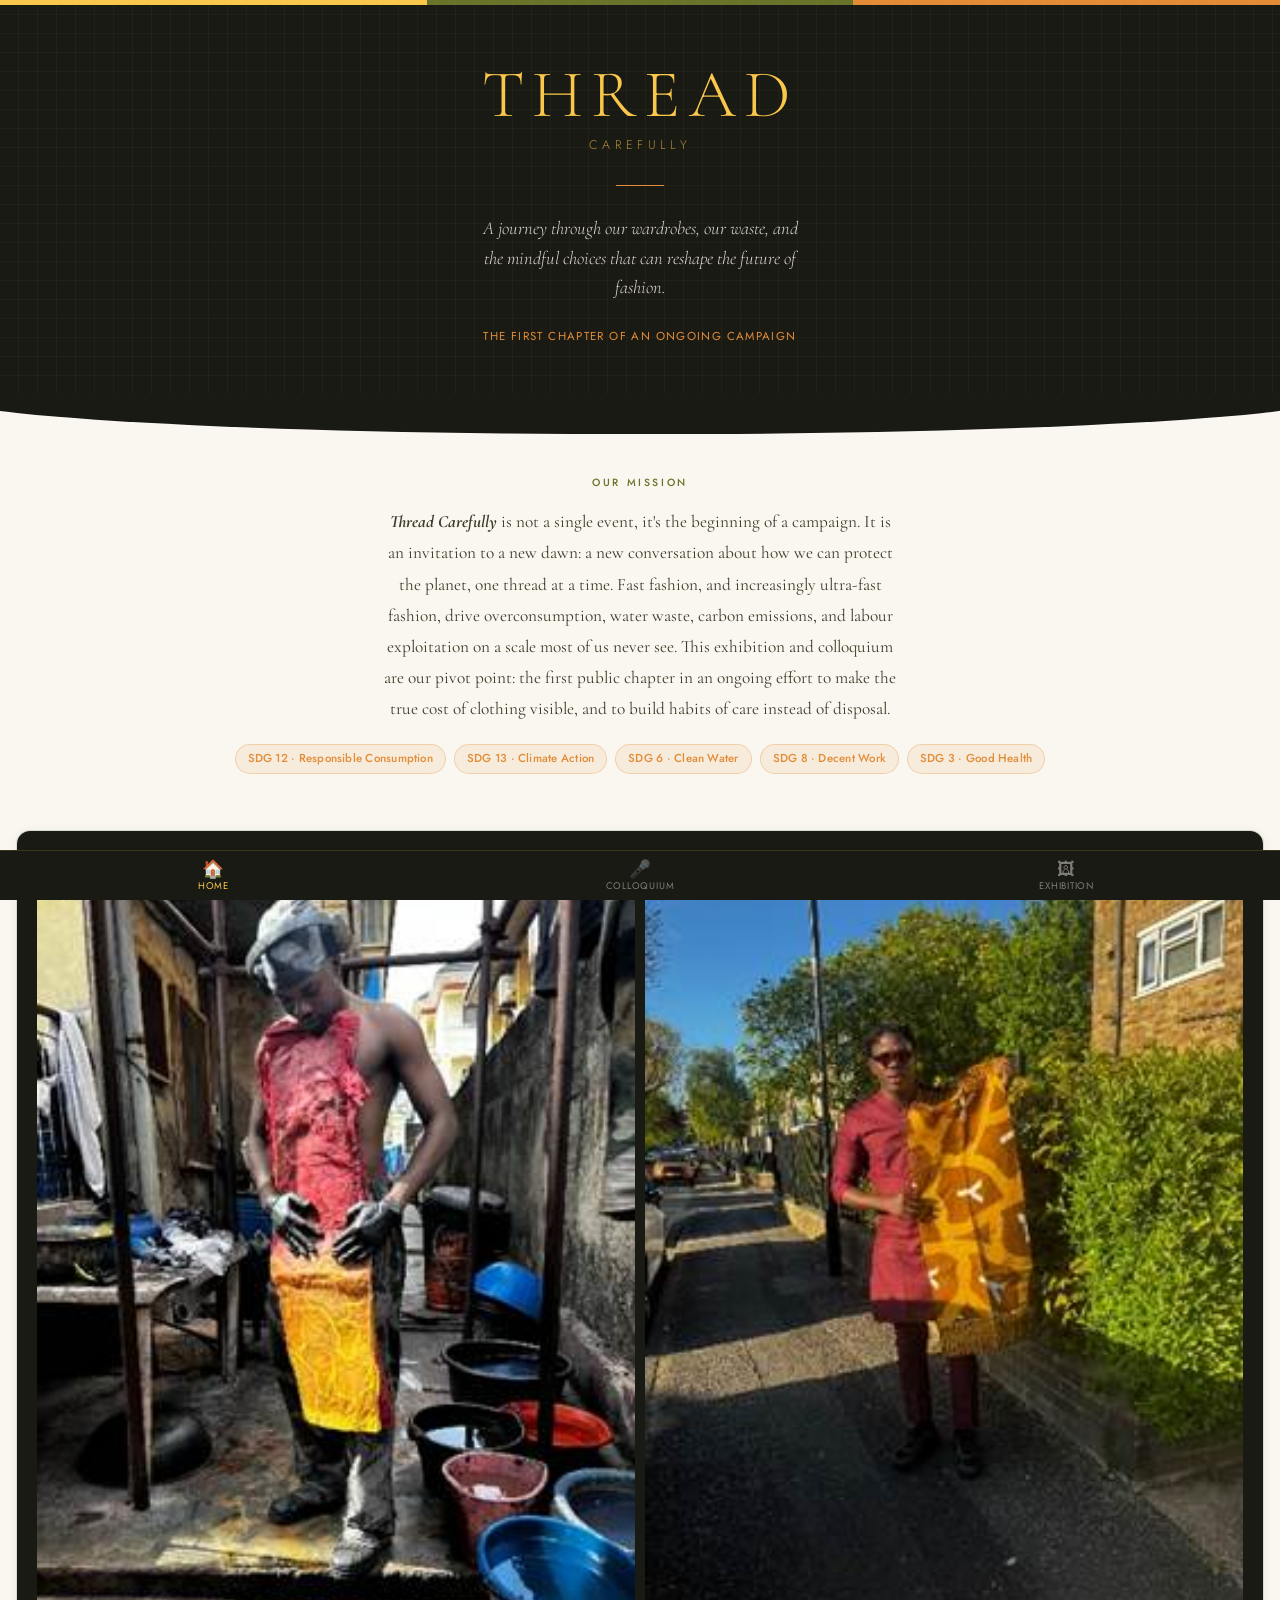
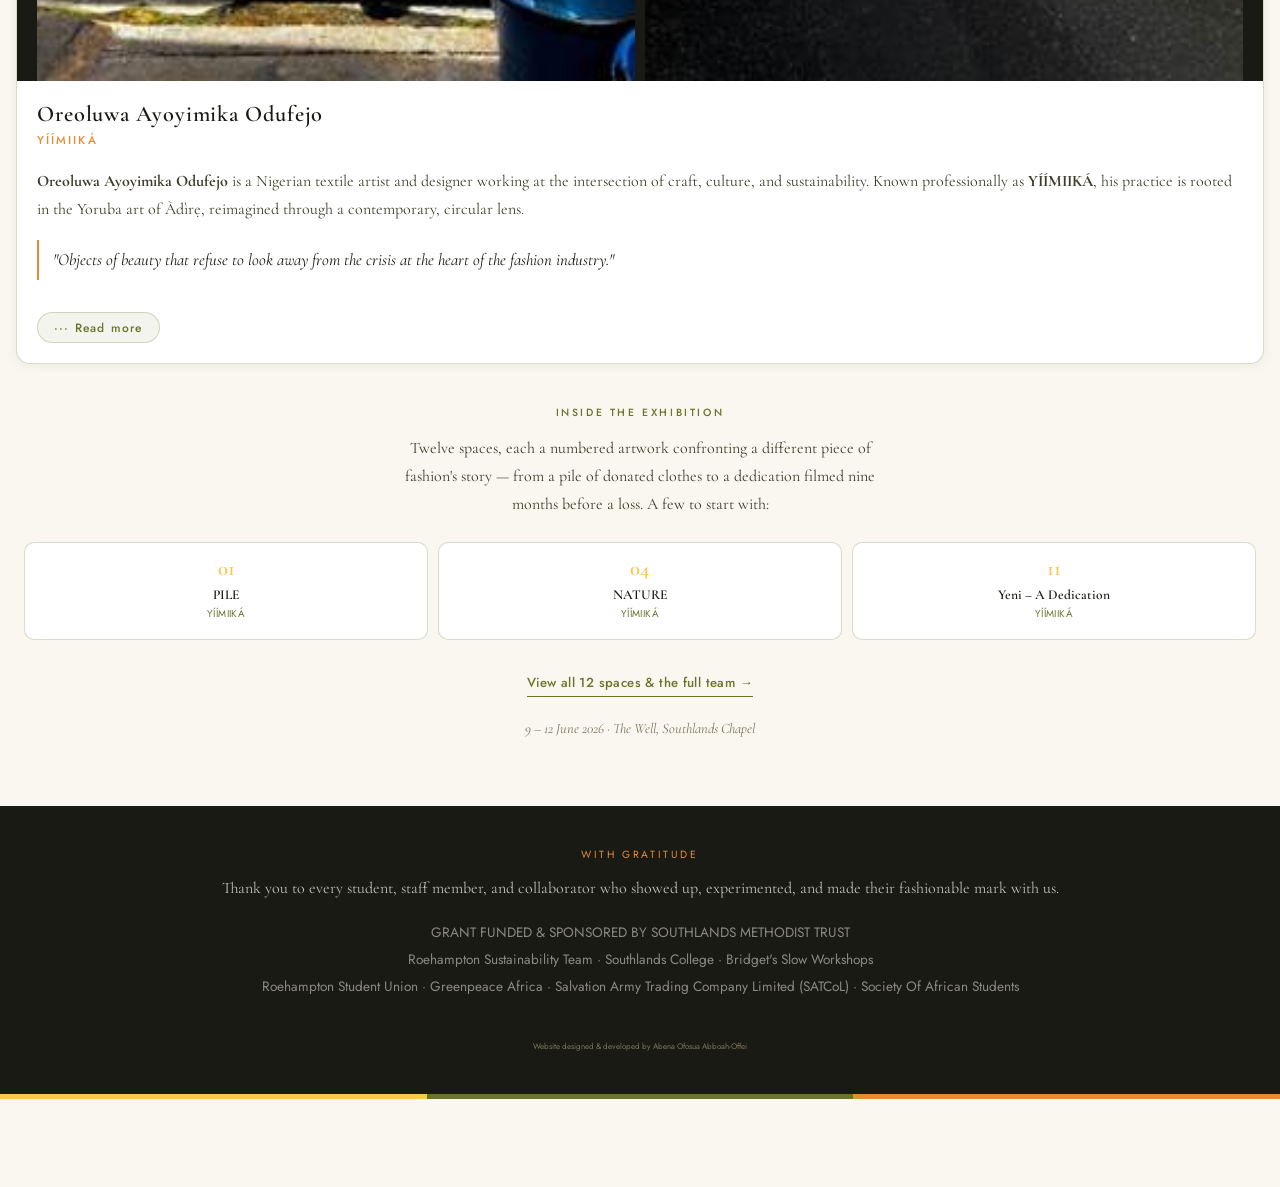
<file: index.html>
<!DOCTYPE html>
<html lang="en">
<head>
<meta charset="UTF-8">
<meta name="viewport" content="width=device-width, initial-scale=1.0">
<title>Thread Carefully — Thread Carefully</title>
<!-- Google tag (gtag.js) -->
<script async src="https://www.googletagmanager.com/gtag/js?id=G-LPKM51WW64"></script>
<script>
  window.dataLayer = window.dataLayer || [];
  function gtag(){dataLayer.push(arguments);}
  gtag('js', new Date());
  gtag('config', 'G-LPKM51WW64');
</script>
<link href="https://fonts.googleapis.com/css2?family=Cormorant+Garamond:ital,wght@0,300;0,400;0,600;1,300;1,400&family=Jost:wght@300;400;500&display=swap" rel="stylesheet">
<link rel="stylesheet" href="styles.css">
</head>
<body>
<div class="color-bar"><span></span><span></span><span></span></div>

<section class="hero">
  <div class="hero-wordmark">Thread</div>
  <div class="hero-sub">Carefully</div>
  <div class="hero-divider"></div>
  <p class="hero-tagline">A journey through our wardrobes, our waste, and the mindful choices that can reshape the future of fashion.</p>
  <p class="hero-kicker">The first chapter of an ongoing campaign</p>
</section>

<div class="wave"></div>

<section class="mission">
  <span class="mission-label">Our Mission</span>
  <p class="mission-text"><strong><em>Thread Carefully</em></strong> is not a single event, it's the beginning 
    of a campaign. It is an invitation to a new dawn: a new conversation about how we can protect the
     planet, one thread at a time. Fast fashion, and increasingly ultra-fast fashion, drive 
     overconsumption, water waste, carbon emissions, and labour exploitation on a scale most of us 
     never see. This exhibition and colloquium are our pivot point: the first public chapter in an 
     ongoing effort to make the true cost of clothing visible, and to build habits of care instead of 
     disposal.</p>
  <div class="sdg-pills">
    <span class="sdg-pill">SDG 12 · Responsible Consumption</span>
    <span class="sdg-pill">SDG 13 · Climate Action</span>
    <span class="sdg-pill">SDG 6 · Clean Water</span>
    <span class="sdg-pill">SDG 8 · Decent Work</span>
    <span class="sdg-pill">SDG 3 · Good Health</span>
  </div>
</section>

<div class="bio-section">
  <div class="bio-card">
    <div class="bio-card-top">
      <span class="bio-section-label">About the Artist</span>
      <div class="bio-photos">
        <img src="images/bio-photo-1.png" alt="Yíímiiká at work in the dye studio">
        <img src="images/bio-photo-2.png" alt="Yíímiiká with the Y Collection fabric">
      </div>
    </div>
    <div class="bio-card-body">
      <div class="bio-name">Oreoluwa Ayoyimika Odufejo</div>
      <span class="bio-handle">YÍÍMIIKÁ</span>
      <div class="bio-preview">
        <strong>Oreoluwa Ayoyimika Odufejo</strong> is a Nigerian textile artist and designer working at 
        the intersection of craft, culture, and sustainability. Known professionally 
        as <strong>YÍÍMIIKÁ</strong>, his practice is rooted in the Yoruba art of Àdìrẹ, reimagined 
        through a contemporary, circular lens.
      </div>
      <div class="bio-pull">"Objects of beauty that refuse to look away from the crisis at the heart of the fashion industry."</div>
      <div class="bio-full" id="bio-full">
        <p>His work asks urgent questions about what we consume, what we discard, and what we inherit. 
          Through hand-dyeing, batik wax resist, natural pigments, and recovered materials, he creates 
          textiles that carry both personal and political weight.</p>
        <p><em>Thread Carefully</em> is his most ambitious exhibition to date. A gathering of works that 
          span frustration and hope, tradition and innovation, grief and celebration. 
          It is an invitation not just to look, but to feel the weight of a thread and ask: 
          <em>who made this, and at what cost?</em></p>
        <p>Yíímiiká is currently based in London, where he continues to develop his practice at the 
          intersection of textile art, cultural heritage, and sustainable fashion.</p>
      </div>
      <button class="bio-toggle" id="bio-toggle">
        <span id="bio-toggle-text">··· Read more</span>
      </button>
    </div>
  </div>
</div>

<section class="teaser">
  <span class="section-label-alt">Inside the Exhibition</span>
  <p class="teaser-text">Twelve spaces, each a numbered artwork confronting a different piece of fashion's story — from a pile of donated clothes to a dedication filmed nine months before a loss. A few to start with:</p>
  <div class="teaser-grid">
    <a class="teaser-card" href="exhibition.html">
      <span class="teaser-num">01</span>
      <span class="teaser-title">PILE</span>
      <span class="teaser-artist">Yíímiiká</span>
    </a>
    <a class="teaser-card" href="exhibition.html">
      <span class="teaser-num">04</span>
      <span class="teaser-title">NATURE</span>
      <span class="teaser-artist">Yíímiiká</span>
    </a>
    <a class="teaser-card" href="exhibition.html">
      <span class="teaser-num">11</span>
      <span class="teaser-title">Yeni – A Dedication</span>
      <span class="teaser-artist">Yíímiiká</span>
    </a>
  </div>
  <a class="teaser-cta" href="exhibition.html">View all 12 spaces &amp; the full team →</a>
  <p class="teaser-event">9 – 12 June 2026 · The Well, Southlands Chapel</p>
</section>

<footer class="thanks">
  <span class="thanks-label">With gratitude</span>
  <p>Thank you to every student, staff member, and collaborator who showed up, experimented, and made their fashionable mark with us.</p>
  <div class="thanks-names">
    GRANT FUNDED & SPONSORED BY SOUTHLANDS METHODIST TRUST<br>
    Roehampton Sustainability Team · Southlands College · Bridget's Slow Workshops<br>
    Roehampton Student Union · Greenpeace Africa · Salvation Army Trading Company Limited (SATCoL) · Society Of African Students
  </div>

  <div class="site-credit">Website designed &amp; developed by Abena Ofosua Abboah-Offei</div>

</footer>

<!-- <div class="site-credit">Website designed &amp; developed by Abena Ofosua Abboah-Offei</div> -->

<div class="color-bar"><span></span><span></span><span></span></div>
<nav class="bottom-nav">
  <a href="index.html" class="nav-item active"><span class="nav-icon">🏠</span><span class="nav-label">Home</span></a>
  <a href="colloquium.html" class="nav-item"><span class="nav-icon">🎤</span><span class="nav-label">Colloquium</span></a>
  <!-- <a href="workshop.html" class="nav-item"><span class="nav-icon">🧵</span><span class="nav-label">Workshop</span></a> -->
  <!-- <a href="satcol.html" class="nav-item"><span class="nav-icon">♻️</span><span class="nav-label">SATCoL</span></a> -->
  <a href="exhibition.html" class="nav-item"><span class="nav-icon">🖼</span><span class="nav-label">Exhibition</span></a>
  </nav>
<script src="script.js"></script>
</body>
</html>
</file>
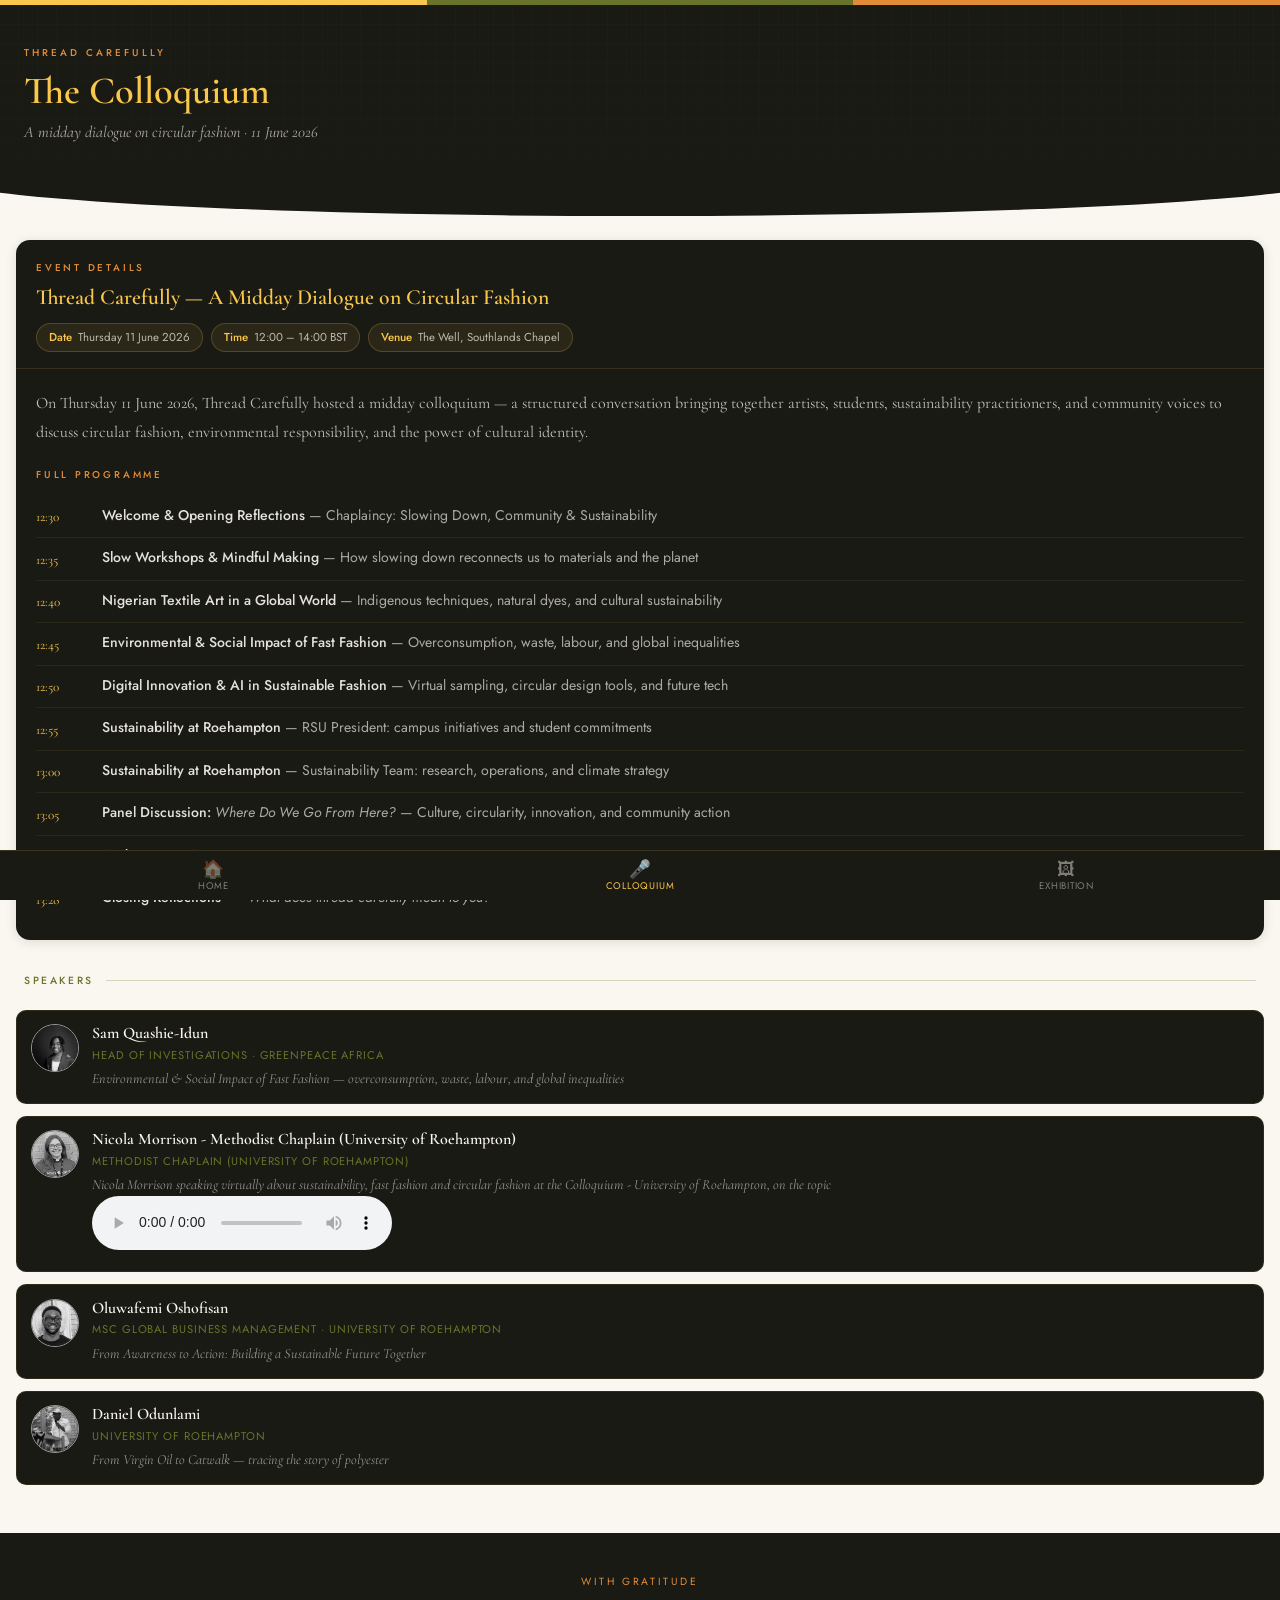
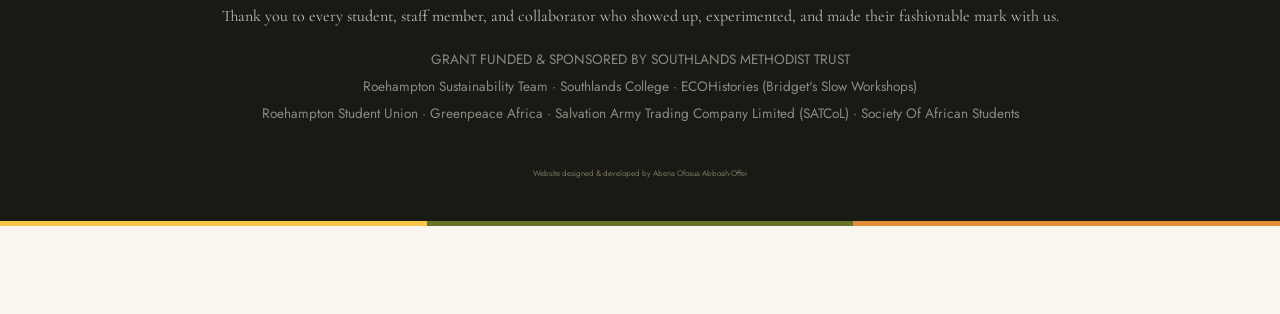
<file: colloquium.html>
<!DOCTYPE html>
<html lang="en">
<head>
<meta charset="UTF-8">
<meta name="viewport" content="width=device-width, initial-scale=1.0">
<title>The Colloquium — Thread Carefully</title>
<!-- Google tag (gtag.js) -->
<script async src="https://www.googletagmanager.com/gtag/js?id=G-LPKM51WW64"></script>
<script>
  window.dataLayer = window.dataLayer || [];
  function gtag(){dataLayer.push(arguments);}
  gtag('js', new Date());
  gtag('config', 'G-LPKM51WW64');
</script>
<link href="https://fonts.googleapis.com/css2?family=Cormorant+Garamond:ital,wght@0,300;0,400;0,600;1,300;1,400&family=Jost:wght@300;400;500&display=swap" rel="stylesheet">
<link rel="stylesheet" href="styles.css">
</head>
<body>
<div class="color-bar"><span></span><span></span><span></span></div>
<div class="page-header">
  <span class="page-header-label">Thread Carefully</span>
  <div class="page-header-title">The Colloquium</div>
  <div class="page-header-sub">A midday dialogue on circular fashion · 11 June 2026</div>
</div>
<div class="wave"></div>

<div class="colloq-section">
  <div class="colloq-card">
    <div class="colloq-header">
      <span class="colloq-label">Event Details</span>
      <div class="colloq-title">Thread Carefully — A Midday Dialogue on Circular Fashion</div>
      <div class="colloq-pills">
        <div class="colloq-pill"><strong>Date</strong> &nbsp;Thursday 11 June 2026</div>
        <div class="colloq-pill"><strong>Time</strong> &nbsp;12:00 – 14:00 BST</div>
        <div class="colloq-pill"><strong>Venue</strong> &nbsp;The Well, Southlands Chapel</div>
      </div>
    </div>
    <div class="colloq-body">
      <p class="colloq-body-text">On Thursday 11 June 2026, Thread Carefully hosted a midday colloquium — a structured conversation bringing together artists, students, sustainability practitioners, and community voices to discuss circular fashion, environmental responsibility, and the power of cultural identity.</p>
      <span class="dark-label">Full Programme</span>
      <ul class="prog-list">
        <li><span class="prog-time">12:30</span><span class="prog-desc"><strong>Welcome &amp; Opening Reflections</strong> — Chaplaincy: Slowing Down, Community &amp; Sustainability</span></li>
        <li><span class="prog-time">12:35</span><span class="prog-desc"><strong>Slow Workshops &amp; Mindful Making</strong> — How slowing down reconnects us to materials and the planet</span></li>
        <li><span class="prog-time">12:40</span><span class="prog-desc"><strong>Nigerian Textile Art in a Global World</strong> — Indigenous techniques, natural dyes, and cultural sustainability</span></li>
        <li><span class="prog-time">12:45</span><span class="prog-desc"><strong>Environmental &amp; Social Impact of Fast Fashion</strong> — Overconsumption, waste, labour, and global inequalities</span></li>
        <li><span class="prog-time">12:50</span><span class="prog-desc"><strong>Digital Innovation &amp; AI in Sustainable Fashion</strong> — Virtual sampling, circular design tools, and future tech</span></li>
        <li><span class="prog-time">12:55</span><span class="prog-desc"><strong>Sustainability at Roehampton</strong> — RSU President: campus initiatives and student commitments</span></li>
        <li><span class="prog-time">13:00</span><span class="prog-desc"><strong>Sustainability at Roehampton</strong> — Sustainability Team: research, operations, and climate strategy</span></li>
        <li><span class="prog-time">13:05</span><span class="prog-desc"><strong>Panel Discussion:</strong> <em>Where Do We Go From Here?</em> — Culture, circularity, innovation, and community action</span></li>
        <li><span class="prog-time">13:25</span><span class="prog-desc"><strong>Audience Q&amp;A</strong></span></li>
        <li><span class="prog-time">13:28</span><span class="prog-desc"><strong>Closing Reflections</strong> — <em>"What does thread carefully mean to you?"</em></span></li>
      </ul>
    </div>
  </div>
</div>

<div class="section-label"><span>Speakers</span></div>
<div class="speakers-list">
  <div class="speaker-card">
    <img src="images/speaker-sam-quashie-idun.jpg" alt="Sam Quashie-Idun">
    <div><div class="speaker-name">Sam Quashie-Idun</div>
    <div class="speaker-role">Head of Investigations · Greenpeace Africa</div>
    <div class="speaker-topic">Environmental &amp; Social Impact of Fast Fashion — 
      overconsumption, waste, labour, and global inequalities</div></div>
  </div>
  <div class="speaker-card">
    <img src="images/speaker-nicola-morrison.png" alt="Nicola Morrison">
    <div><div class="speaker-name">Nicola Morrison - Methodist Chaplain (University of Roehampton)</div>
    <div class="speaker-role">Methodist Chaplain (University of Roehampton)</div>
    <div class="speaker-topic">Nicola Morrison speaking virtually about sustainability, fast fashion 
      and circular fashion at the Colloquium - University of Roehampton, on the topic</div>
    <audio controls>
      <source src="audio/nicola_audio.mp4" type="audio/mpeg">
      Your browser does not support the audio element.
    Click <a href="audio/nicola_audio.mp4">here</a> to download the audio.
    </audio>
  </div>
  </div>
  <div class="speaker-card">
    <img src="images/Femi.jpg" alt="Oluwafemi Oshofisan">
    <!-- <div class="speaker-avatar">O</div> -->
    <div><div class="speaker-name">Oluwafemi Oshofisan</div>
    <div class="speaker-role">MSc Global Business Management · University of Roehampton</div>
    <div class="speaker-topic">From Awareness to Action: Building a Sustainable Future Together</div>
  </div>
  </div>
  <div class="speaker-card">
    <img src="images/Odunlami.jpg" alt="Daniel Odunlami">
    <!-- <div class="speaker-avatar">D</div> -->
    <div><div class="speaker-name">Daniel Odunlami</div><div class="speaker-role">University of Roehampton</div><div class="speaker-topic">From Virgin Oil to Catwalk — tracing the story of polyester</div></div>
  </div>
</div>
<footer class="thanks">
  <span class="thanks-label">With gratitude</span>
  <p>Thank you to every student, staff member, and collaborator who showed up, experimented, and made their fashionable mark with us.</p>
  <div class="thanks-names">GRANT FUNDED & SPONSORED BY SOUTHLANDS METHODIST TRUST<br>Roehampton Sustainability Team · Southlands College · ECOHistories (Bridget's Slow Workshops)<br>Roehampton Student Union · Greenpeace Africa · Salvation Army Trading Company Limited (SATCoL) · Society Of African Students</div>

 <div class="site-credit">Website designed &amp; developed by Abena Ofosua Abboah-Offei</div>
</footer>
<div class="color-bar"><span></span><span></span><span></span></div>
<nav class="bottom-nav">
  <a href="index.html" class="nav-item"><span class="nav-icon">🏠</span><span class="nav-label">Home</span></a>
  <a href="colloquium.html" class="nav-item active"><span class="nav-icon">🎤</span><span class="nav-label">Colloquium</span></a>
  <!-- <a href="workshop.html" class="nav-item"><span class="nav-icon">🧵</span><span class="nav-label">Workshop</span></a> -->
  <!-- <a href="satcol.html" class="nav-item"><span class="nav-icon">♻️</span><span class="nav-label">SATCoL</span></a> -->
  <a href="exhibition.html" class="nav-item"><span class="nav-icon">🖼</span><span class="nav-label">Exhibition</span></a>
  </nav>
<script src="script.js"></script>
</body>
</html>
</file>
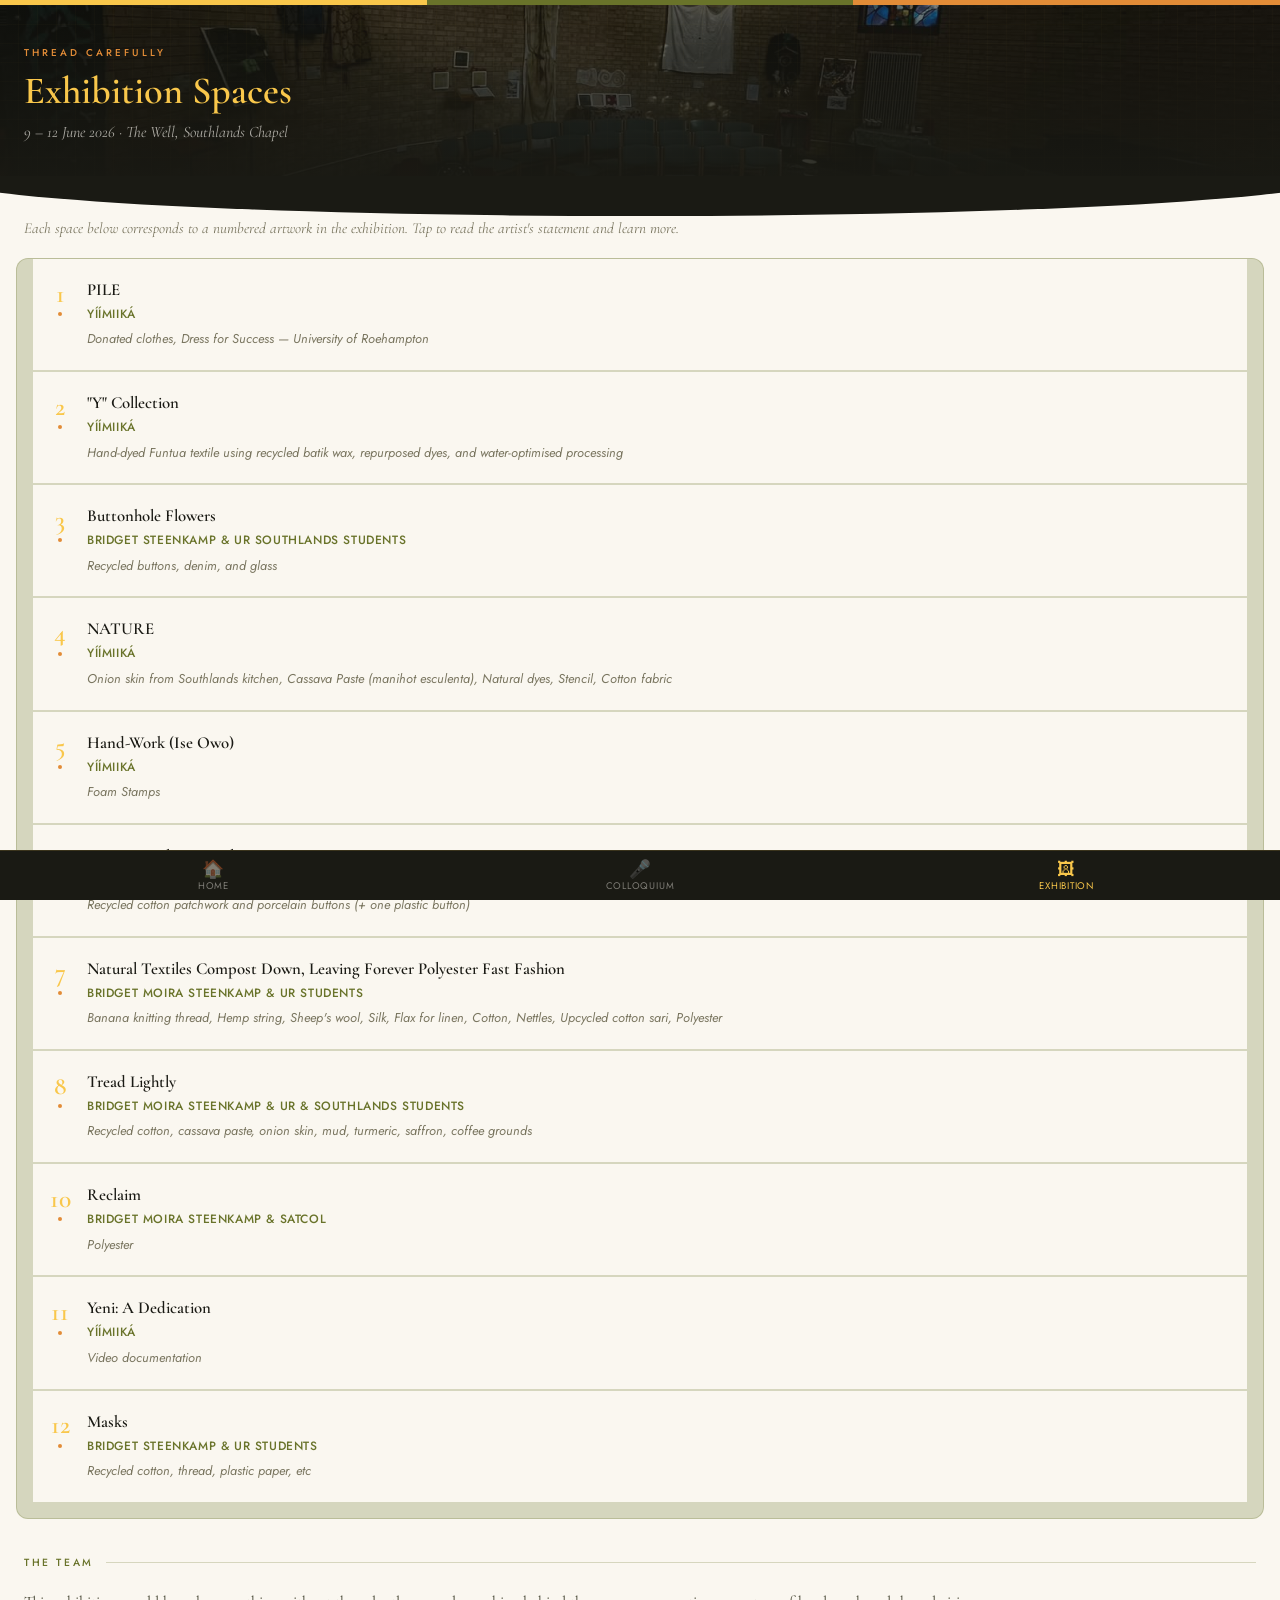
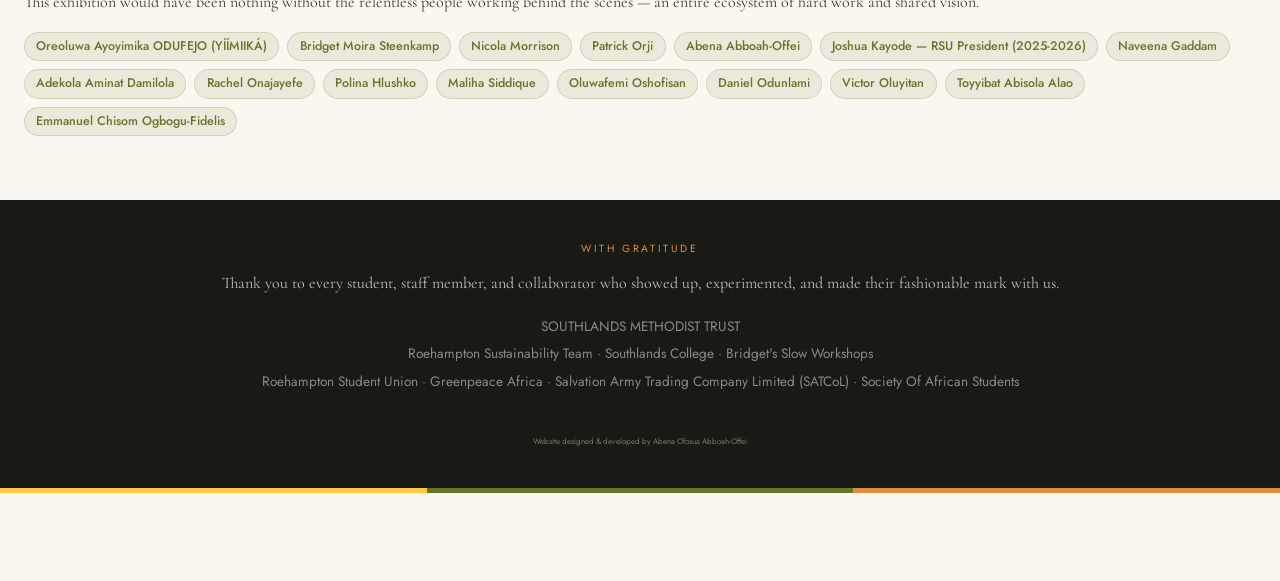
<file: exhibition.html>
<!DOCTYPE html>
<html lang="en">
<head>
<meta charset="UTF-8">
<meta name="viewport" content="width=device-width, initial-scale=1.0">
<title>Exhibition Spaces — Thread Carefully</title>
<!-- Google tag (gtag.js) -->
<script async src="https://www.googletagmanager.com/gtag/js?id=G-LPKM51WW64"></script>
<script>
  window.dataLayer = window.dataLayer || [];
  function gtag(){dataLayer.push(arguments);}
  gtag('js', new Date());
  gtag('config', 'G-LPKM51WW64');
</script>
<link href="https://fonts.googleapis.com/css2?family=Cormorant+Garamond:ital,wght@0,300;0,400;0,600;1,300;1,400&family=Jost:wght@300;400;500&display=swap" rel="stylesheet">
<link rel="stylesheet" href="styles.css">
</head>
<body>
<div class="color-bar"><span></span><span></span><span></span></div>
<div class="page-header">
  <span class="page-header-label">Thread Carefully</span>
  <div class="page-header-title">Exhibition Spaces</div>
  <div class="page-header-sub">9 – 12 June 2026 · The Well, Southlands Chapel</div>
  <img class="page-header-bg" src="images/the-well.jpg" alt="The Well, Southlands Chapel">
</div>
<div class="wave"></div>

<p class="signpost">Each space below corresponds to a numbered artwork in the exhibition. Tap to read the artist's statement and learn more.</p>

<div class="spaces" id="spaces-list"></div>

<br>

<div class="section-label"><span>The Team</span></div>
<div class="team-section">
  <p class="team-text">This exhibition would have been nothing without the relentless people working behind the scenes — an entire ecosystem of hard work and shared vision.</p>
  <div class="handles">
    <span class="handle-pill">Oreoluwa Ayoyimika ODUFEJO (YÍÍMIIKÁ)</span>
    <span class="handle-pill">Bridget Moira Steenkamp</span>
    <span class="handle-pill">Nicola Morrison</span>
    <span class="handle-pill">Patrick Orji</span>
    <span class="handle-pill">Abena Abboah-Offei</span>
    <span class="handle-pill">Joshua Kayode — RSU President (2025-2026)</span>
    <span class="handle-pill">Naveena Gaddam</span>
    <span class="handle-pill">Adekola Aminat Damilola</span>
    <span class="handle-pill">Rachel Onajayefe</span>
    <span class="handle-pill">Polina Hlushko</span>
    <span class="handle-pill">Maliha Siddique</span>
    <span class="handle-pill">Oluwafemi Oshofisan</span>
    <span class="handle-pill">Daniel Odunlami</span>
    <span class="handle-pill">Victor Oluyitan</span>
    <span class="handle-pill">Toyyibat Abisola Alao</span>
    <span class="handle-pill">Emmanuel Chisom Ogbogu-Fidelis</span>
  </div>
</div>

<footer class="thanks">
  <span class="thanks-label">With gratitude</span>
  <p>Thank you to every student, staff member, and collaborator who showed up, experimented, and made their fashionable mark with us.</p>
  <div class="thanks-names">
    SOUTHLANDS METHODIST TRUST<br>
    Roehampton Sustainability Team · Southlands College · Bridget's Slow Workshops<br>
    Roehampton Student Union · Greenpeace Africa · Salvation Army Trading Company Limited (SATCoL) · Society Of African Students
  </div>

 <div class="site-credit">Website designed &amp; developed by Abena Ofosua Abboah-Offei</div>
</footer>
<div class="color-bar"><span></span><span></span><span></span></div>
<nav class="bottom-nav">
  <a href="index.html" class="nav-item"><span class="nav-icon">🏠</span><span class="nav-label">Home</span></a>
  <a href="colloquium.html" class="nav-item"><span class="nav-icon">🎤</span><span class="nav-label">Colloquium</span></a>
  <!-- <a href="workshop.html" class="nav-item"><span class="nav-icon">🧵</span><span class="nav-label">Workshop</span></a> -->
  <!-- <a href="satcol.html" class="nav-item"><span class="nav-icon">♻️</span><span class="nav-label">SATCoL</span></a> -->
  <a href="exhibition.html" class="nav-item active"><span class="nav-icon">🖼</span><span class="nav-label">Exhibition</span></a>
  </nav>
<div class="overlay" id="overlay" role="dialog" aria-modal="true">
  <div class="sheet" id="sheet">
    <div class="sheet-handle"></div>
    <button class="sheet-close" id="close-btn" aria-label="Close">✕</button>
    <div class="sheet-header">
      <div class="sheet-space-num" id="sheet-num"></div>
      <div class="sheet-title" id="sheet-title"></div>
      <div class="sheet-artist" id="sheet-artist"></div>
    </div>
    <div class="sheet-gallery" id="sheet-gallery"></div>
    <div class="sheet-meta" id="sheet-meta"></div>
    <div class="sheet-video" id="sheet-video"></div>
    <div class="sheet-desc" id="sheet-desc"></div>
  </div>
</div>
<div class="lightbox-overlay" id="lightbox-overlay">
  <button class="lightbox-close" id="lightbox-close" aria-label="Close">✕</button>
  <button class="lightbox-nav lightbox-prev" id="lightbox-prev" aria-label="Previous photo">‹</button>
  <div class="lightbox-stage" id="lightbox-stage"></div>
  <button class="lightbox-nav lightbox-next" id="lightbox-next" aria-label="Next photo">›</button>
</div>
<script src="script.js"></script>
</body>
</html>
</file>
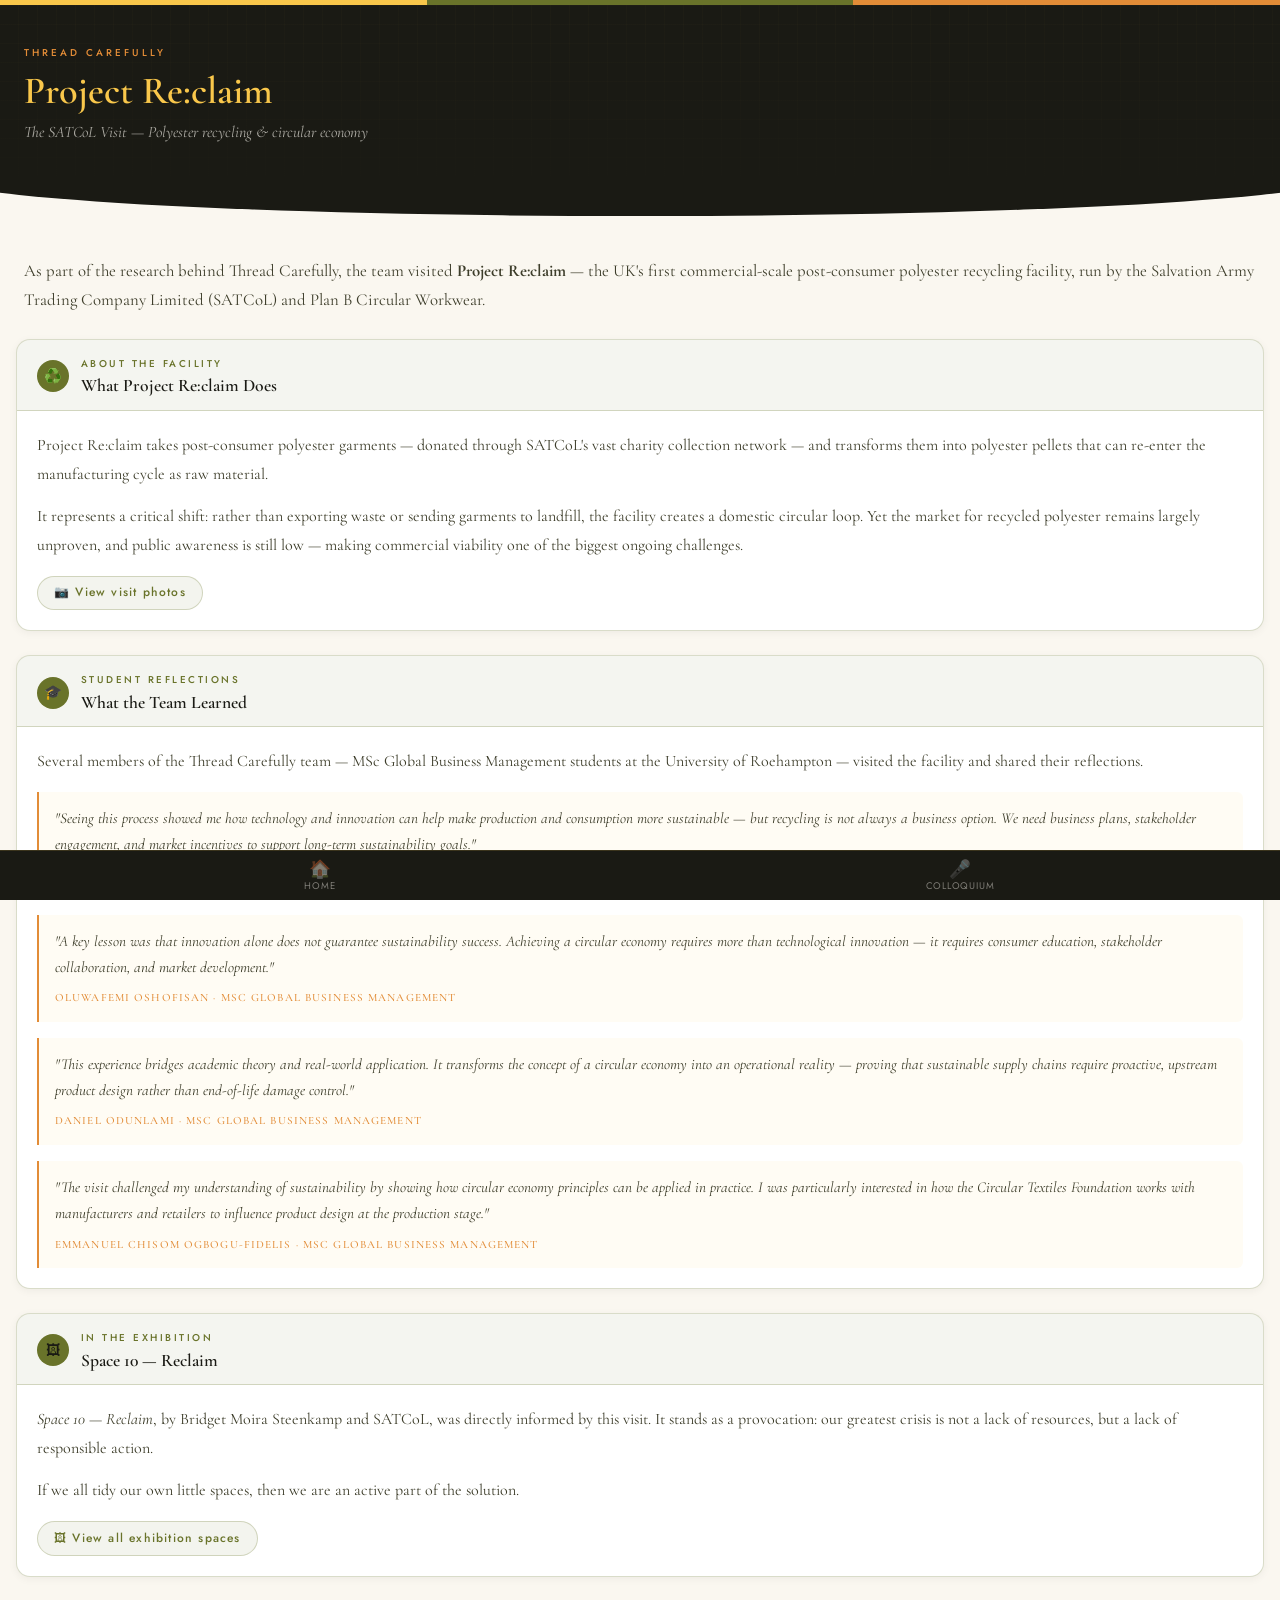
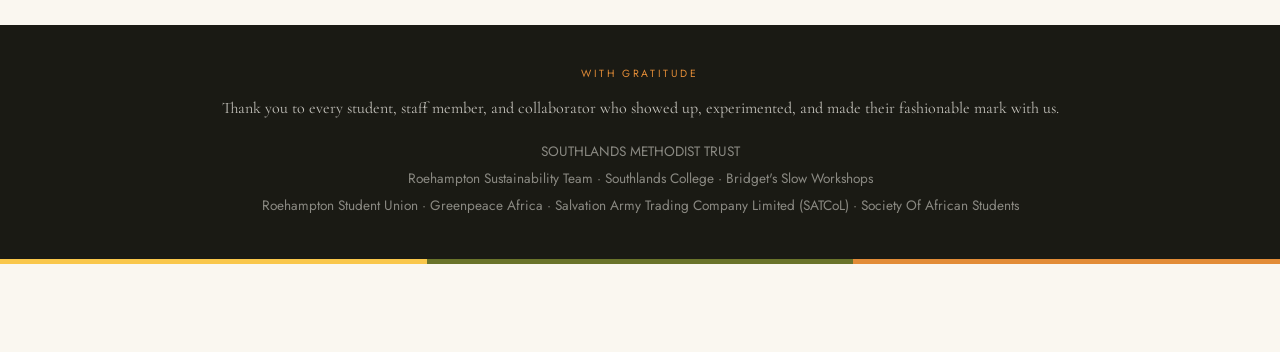
<file: satcol.html>
<!DOCTYPE html>
<html lang="en">
<head>
<meta charset="UTF-8">
<meta name="viewport" content="width=device-width, initial-scale=1.0">
<title>The SATCoL Visit — Thread Carefully</title>
<!-- Google tag (gtag.js) -->
<script async src="https://www.googletagmanager.com/gtag/js?id=G-LPKM51WW64"></script>
<script>
  window.dataLayer = window.dataLayer || [];
  function gtag(){dataLayer.push(arguments);}
  gtag('js', new Date());
  gtag('config', 'G-LPKM51WW64');
</script>
<link href="https://fonts.googleapis.com/css2?family=Cormorant+Garamond:ital,wght@0,300;0,400;0,600;1,300;1,400&family=Jost:wght@300;400;500&display=swap" rel="stylesheet">
<link rel="stylesheet" href="styles.css">
</head>
<body>
<div class="color-bar"><span></span><span></span><span></span></div>
<div class="page-header">
  <span class="page-header-label">Thread Carefully</span>
  <div class="page-header-title">Project Re:claim</div>
  <div class="page-header-sub">The SATCoL Visit — Polyester recycling &amp; circular economy</div>
</div>
<div class="wave"></div>

<section class="intro">
  <p>As part of the research behind Thread Carefully, the team visited <strong>Project Re:claim</strong> — the UK's first commercial-scale post-consumer polyester recycling facility, run by the Salvation Army Trading Company Limited (SATCoL) and Plan B Circular Workwear.</p>
</section>

<div class="info-card-section">
  <div class="info-card">
    <div class="info-card-header">
      <div class="info-card-icon">♻️</div>
      <div><div class="info-card-header-label">About the Facility</div><div class="info-card-header-title">What Project Re:claim Does</div></div>
    </div>
    <div class="info-card-body">
      <p>Project Re:claim takes post-consumer polyester garments — donated through SATCoL's vast charity collection network — and transforms them into polyester pellets that can re-enter the manufacturing cycle as raw material.</p>
      <p>It represents a critical shift: rather than exporting waste or sending garments to landfill, the facility creates a domestic circular loop. Yet the market for recycled polyester remains largely unproven, and public awareness is still low — making commercial viability one of the biggest ongoing challenges.</p>
      <a class="info-card-link" href="https://adobe.ly/4v6VhyP" target="_blank">📷 View visit photos</a>
    </div>
  </div>
</div>

<div class="info-card-section">
  <div class="info-card">
    <div class="info-card-header">
      <div class="info-card-icon">🎓</div>
      <div><div class="info-card-header-label">Student Reflections</div><div class="info-card-header-title">What the Team Learned</div></div>
    </div>
    <div class="info-card-body">
      <p>Several members of the Thread Carefully team — MSc Global Business Management students at the University of Roehampton — visited the facility and shared their reflections.</p>
      <div class="reflection">
        <div class="reflection-quote">"Seeing this process showed me how technology and innovation can help make production and consumption more sustainable — but recycling is not always a business option. We need business plans, stakeholder engagement, and market incentives to support long-term sustainability goals."</div>
        <div class="reflection-author">Toyyibat Abisola Alao · MSc Global Business Management</div>
      </div>
      <div class="reflection">
        <div class="reflection-quote">"A key lesson was that innovation alone does not guarantee sustainability success. Achieving a circular economy requires more than technological innovation — it requires consumer education, stakeholder collaboration, and market development."</div>
        <div class="reflection-author">Oluwafemi Oshofisan · MSc Global Business Management</div>
      </div>
      <div class="reflection">
        <div class="reflection-quote">"This experience bridges academic theory and real-world application. It transforms the concept of a circular economy into an operational reality — proving that sustainable supply chains require proactive, upstream product design rather than end-of-life damage control."</div>
        <div class="reflection-author">Daniel Odunlami · MSc Global Business Management</div>
      </div>
      <div class="reflection">
        <div class="reflection-quote">"The visit challenged my understanding of sustainability by showing how circular economy principles can be applied in practice. I was particularly interested in how the Circular Textiles Foundation works with manufacturers and retailers to influence product design at the production stage."</div>
        <div class="reflection-author">Emmanuel Chisom Ogbogu-Fidelis · MSc Global Business Management</div>
      </div>
    </div>
  </div>
</div>

<div class="info-card-section">
  <div class="info-card">
    <div class="info-card-header">
      <div class="info-card-icon">🖼</div>
      <div><div class="info-card-header-label">In the Exhibition</div><div class="info-card-header-title">Space 10 — Reclaim</div></div>
    </div>
    <div class="info-card-body">
      <p><em>Space 10 — Reclaim</em>, by Bridget Moira Steenkamp and SATCoL, was directly informed by this visit. It stands as a provocation: our greatest crisis is not a lack of resources, but a lack of responsible action.</p>
      <p>If we all tidy our own little spaces, then we are an active part of the solution.</p>
      <a class="info-card-link" href="exhibition.html">🖼 View all exhibition spaces</a>
    </div>
  </div>
</div>
<footer class="thanks">
  <span class="thanks-label">With gratitude</span>
  <p>Thank you to every student, staff member, and collaborator who showed up, experimented, and made their fashionable mark with us.</p>
  <div class="thanks-names">SOUTHLANDS METHODIST TRUST<br>Roehampton Sustainability Team · Southlands College · Bridget's Slow Workshops<br>Roehampton Student Union · Greenpeace Africa · Salvation Army Trading Company Limited (SATCoL) · Society Of African Students</div>
</footer>
<div class="color-bar"><span></span><span></span><span></span></div>
<nav class="bottom-nav">
  <a href="index.html" class="nav-item"><span class="nav-icon">🏠</span><span class="nav-label">Home</span></a>
  <a href="colloquium.html" class="nav-item"><span class="nav-icon">🎤</span><span class="nav-label">Colloquium</span></a>
  <!-- <a href="workshop.html" class="nav-item"><span class="nav-icon">🧵</span><span class="nav-label">Workshop</span></a>
  <a href="satcol.html" class="nav-item active"><span class="nav-icon">♻️</span><span class="nav-label">SATCoL</span></a>
  <a href="exhibition.html" class="nav-item"><span class="nav-icon">🖼</span><span class="nav-label">Exhibition</span></a> -->
  </nav>
<script src="script.js"></script>
</body>
</html>
</file>
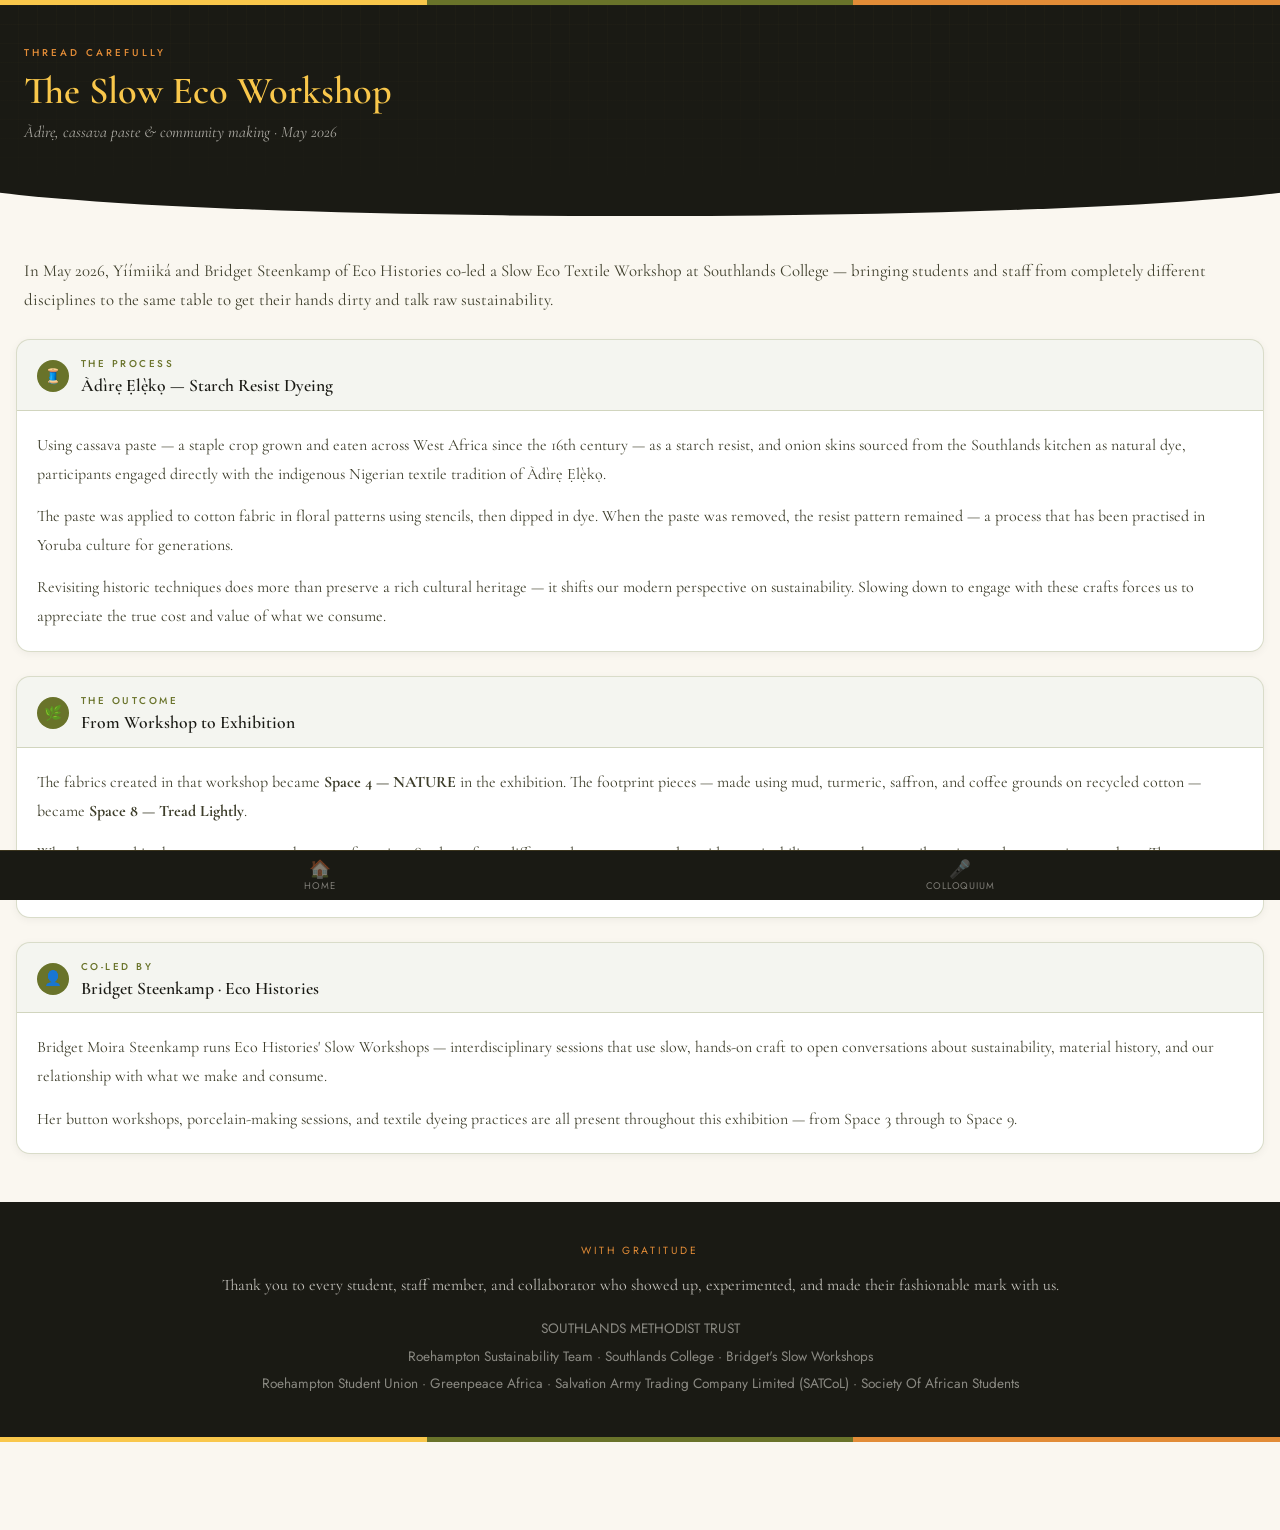
<file: workshop.html>
<!DOCTYPE html>
<html lang="en">
<head>
<meta charset="UTF-8">
<meta name="viewport" content="width=device-width, initial-scale=1.0">
<title>The Slow Eco Workshop — Thread Carefully</title>
<!-- Google tag (gtag.js) -->
<script async src="https://www.googletagmanager.com/gtag/js?id=G-LPKM51WW64"></script>
<script>
  window.dataLayer = window.dataLayer || [];
  function gtag(){dataLayer.push(arguments);}
  gtag('js', new Date());
  gtag('config', 'G-LPKM51WW64');
</script>
<link href="https://fonts.googleapis.com/css2?family=Cormorant+Garamond:ital,wght@0,300;0,400;0,600;1,300;1,400&family=Jost:wght@300;400;500&display=swap" rel="stylesheet">
<link rel="stylesheet" href="styles.css">
</head>
<body>
<div class="color-bar"><span></span><span></span><span></span></div>
<div class="page-header">
  <span class="page-header-label">Thread Carefully</span>
  <div class="page-header-title">The Slow Eco Workshop</div>
  <div class="page-header-sub">Àdìrẹ, cassava paste &amp; community making · May 2026</div>
</div>
<div class="wave"></div>

<section class="intro">
  <p>In May 2026, Yíímiiká and Bridget Steenkamp of Eco Histories co-led a Slow Eco Textile Workshop at Southlands College — bringing students and staff from completely different disciplines to the same table to get their hands dirty and talk raw sustainability.</p>
</section>

<div class="info-card-section">
  <div class="info-card">
    <div class="info-card-header">
      <div class="info-card-icon">🧵</div>
      <div><div class="info-card-header-label">The Process</div><div class="info-card-header-title">Àdìrẹ Ẹlẹ̀kọ — Starch Resist Dyeing</div></div>
    </div>
    <div class="info-card-body">
      <p>Using cassava paste — a staple crop grown and eaten across West Africa since the 16th century — as a starch resist, and onion skins sourced from the Southlands kitchen as natural dye, participants engaged directly with the indigenous Nigerian textile tradition of Àdìrẹ Ẹlẹ̀kọ.</p>
      <p>The paste was applied to cotton fabric in floral patterns using stencils, then dipped in dye. When the paste was removed, the resist pattern remained — a process that has been practised in Yoruba culture for generations.</p>
      <p>Revisiting historic techniques does more than preserve a rich cultural heritage — it shifts our modern perspective on sustainability. Slowing down to engage with these crafts forces us to appreciate the true cost and value of what we consume.</p>
    </div>
  </div>
</div>

<div class="info-card-section">
  <div class="info-card">
    <div class="info-card-header">
      <div class="info-card-icon">🌿</div>
      <div><div class="info-card-header-label">The Outcome</div><div class="info-card-header-title">From Workshop to Exhibition</div></div>
    </div>
    <div class="info-card-body">
      <p>The fabrics created in that workshop became <strong>Space 4 — NATURE</strong> in the exhibition. The footprint pieces — made using mud, turmeric, saffron, and coffee grounds on recycled cotton — became <strong>Space 8 — Tread Lightly</strong>.</p>
      <p>What happened in that room was more than a craft session. Students from different departments sat alongside sustainability researchers, textile artists, and community members. The conversation that started around the dye buckets carried all the way into the gallery walls.</p>
    </div>
  </div>
</div>

<div class="info-card-section">
  <div class="info-card">
    <div class="info-card-header">
      <div class="info-card-icon">👤</div>
      <div><div class="info-card-header-label">Co-led by</div><div class="info-card-header-title">Bridget Steenkamp · Eco Histories</div></div>
    </div>
    <div class="info-card-body">
      <p>Bridget Moira Steenkamp runs Eco Histories' Slow Workshops — interdisciplinary sessions that use slow, hands-on craft to open conversations about sustainability, material history, and our relationship with what we make and consume.</p>
      <p>Her button workshops, porcelain-making sessions, and textile dyeing practices are all present throughout this exhibition — from Space 3 through to Space 9.</p>
    </div>
  </div>
</div>
<footer class="thanks">
  <span class="thanks-label">With gratitude</span>
  <p>Thank you to every student, staff member, and collaborator who showed up, experimented, and made their fashionable mark with us.</p>
  <div class="thanks-names">SOUTHLANDS METHODIST TRUST<br>Roehampton Sustainability Team · Southlands College · Bridget's Slow Workshops<br>Roehampton Student Union · Greenpeace Africa · Salvation Army Trading Company Limited (SATCoL) · Society Of African Students</div>
</footer>
<div class="color-bar"><span></span><span></span><span></span></div>
<nav class="bottom-nav">
  <a href="index.html" class="nav-item"><span class="nav-icon">🏠</span><span class="nav-label">Home</span></a>
  <a href="colloquium.html" class="nav-item"><span class="nav-icon">🎤</span><span class="nav-label">Colloquium</span></a>
  <!-- <a href="workshop.html" class="nav-item active"><span class="nav-icon">🧵</span><span class="nav-label">Workshop</span></a> -->
  <!-- <a href="satcol.html" class="nav-item"><span class="nav-icon">♻️</span><span class="nav-label">SATCoL</span></a> -->
  <!-- <a href="exhibition.html" class="nav-item"><span class="nav-icon">🖼</span><span class="nav-label">Exhibition</span></a> -->
  </nav>
<script src="script.js"></script>
</body>
</html>
</file>
<file: styles.css>
@import url('https://fonts.googleapis.com/css2?family=Cormorant+Garamond:ital,wght@0,300;0,400;0,600;1,300;1,400&family=Jost:wght@300;400;500&display=swap');

*, *::before, *::after { box-sizing: border-box; margin: 0; padding: 0; }
:root {
  --gold: #f9c74b; --olive: #69732a; --amber: #e28c37;
  --cream: #faf7f0; --dark: #1a1a14; --mid: #3d3d2a;
  --muted: #7a7660; --border: rgba(105,115,42,0.25);
}
html { scroll-behavior: smooth; }
body { font-family: 'Jost', sans-serif; background: var(--cream); color: var(--dark); font-size: 16px; line-height: 1.7; padding-bottom: 5.5rem; }

/* ── COLOR BAR ── */
.color-bar { height: 5px; display: flex; }
.color-bar span:nth-child(1) { flex: 1; background: var(--gold); }
.color-bar span:nth-child(2) { flex: 1; background: var(--olive); }
.color-bar span:nth-child(3) { flex: 1; background: var(--amber); }

/* ── HERO ── */
.hero { background: var(--dark); color: var(--cream); padding: 3.5rem 1.5rem 3rem; text-align: center; position: relative; overflow: hidden; }
.hero::before { content: ''; position: absolute; inset: 0; background: repeating-linear-gradient(90deg,transparent,transparent 18px,rgba(249,199,75,0.04) 18px,rgba(249,199,75,0.04) 19px),repeating-linear-gradient(0deg,transparent,transparent 18px,rgba(249,199,75,0.04) 18px,rgba(249,199,75,0.04) 19px); pointer-events: none; }
.hero-wordmark { font-family: 'Cormorant Garamond', serif; font-weight: 300; font-size: 4.2rem; letter-spacing: 0.12em; color: var(--gold); line-height: 1; text-transform: uppercase; position: relative; }
.hero-sub { font-family: 'Jost', sans-serif; font-weight: 300; letter-spacing: 0.35em; font-size: 0.78rem; color: rgba(249,199,75,0.65); text-transform: uppercase; margin-top: 0.4rem; position: relative; }
.hero-divider { width: 48px; height: 1px; background: var(--amber); margin: 1.8rem auto; position: relative; }
.hero-tagline { font-family: 'Cormorant Garamond', serif; font-style: italic; font-weight: 300; font-size: 1.15rem; color: rgba(250,247,240,0.85); max-width: 320px; margin: 0 auto; position: relative; line-height: 1.6; }
.hero-kicker { font-size: 0.72rem; letter-spacing: 0.12em; text-transform: uppercase; color: var(--amber); margin-top: 1.5rem; position: relative; }
.wave { display: block; width: 100%; height: 40px; background: var(--dark); clip-path: ellipse(55% 100% at 50% 0%); }

/* ── PAGE HEADER (inner pages) ── */
.page-header { background: var(--dark); color: var(--cream); padding: 2.5rem 1.5rem 2rem; position: relative; overflow: hidden; }
.page-header-bg { position: absolute; inset: 0; width: 100%; height: 100%; object-fit: cover; z-index: 0; }
.page-header::before { content: ''; position: absolute; inset: 0; background: repeating-linear-gradient(90deg,transparent,transparent 18px,rgba(249,199,75,0.04) 18px,rgba(249,199,75,0.04) 19px),repeating-linear-gradient(0deg,transparent,transparent 18px,rgba(249,199,75,0.04) 18px,rgba(249,199,75,0.04) 19px); z-index: 1; pointer-events: none; }
.page-header::after { content: ''; position: absolute; inset: 0; background: linear-gradient(180deg, rgba(26,26,20,0.55), rgba(26,26,20,0.92)); z-index: 2; pointer-events: none; }
.page-header-label { font-size: 0.62rem; letter-spacing: 0.3em; text-transform: uppercase; color: var(--amber); font-weight: 500; display: block; margin-bottom: 0.5rem; position: relative; z-index: 3; }
.page-header-title { font-family: 'Cormorant Garamond', serif; font-size: 2.4rem; font-weight: 600; color: var(--gold); line-height: 1.1; position: relative; z-index: 3; }
.page-header-sub { font-family: 'Cormorant Garamond', serif; font-style: italic; font-size: 1rem; color: rgba(250,247,240,0.65); margin-top: 0.5rem; position: relative; z-index: 3; line-height: 1.5; }


/* ── MISSION ── */
.mission { padding: 2.5rem 1.5rem 2rem; text-align: center; }
.mission-label { font-size: 0.65rem; letter-spacing: 0.25em; text-transform: uppercase; font-weight: 500; color: var(--olive); display: block; margin-bottom: 0.9rem; }
.mission-text { font-family: 'Cormorant Garamond', serif; font-size: 1.08rem; color: var(--mid); line-height: 1.8; max-width: 520px; margin: 0 auto; }
.sdg-pills { margin-top: 1.25rem; display: flex; flex-wrap: wrap; justify-content: center; gap: 0.5rem; }
.sdg-pill { background: rgba(226,140,55,0.1); color: var(--amber); border: 1px solid rgba(226,140,55,0.3); border-radius: 999px; padding: 0.25rem 0.75rem; font-size: 0.72rem; font-weight: 500; letter-spacing: 0.02em; }

/* ── HOMEPAGE TEASER ── */
.teaser { padding: 1rem 1.5rem 2.5rem; text-align: center; }
.section-label-alt { font-size: 0.65rem; letter-spacing: 0.25em; text-transform: uppercase; font-weight: 500; color: var(--olive); display: block; margin-bottom: 0.75rem; }
.teaser-text { font-family: 'Cormorant Garamond', serif; font-size: 1rem; color: var(--mid); line-height: 1.75; max-width: 480px; margin: 0 auto 1.5rem; }
.teaser-grid { display: grid; grid-template-columns: repeat(3, 1fr); gap: 0.6rem; margin-bottom: 1.75rem; }
.teaser-card { display: flex; flex-direction: column; align-items: center; text-align: center; text-decoration: none; background: #fff; border: 1px solid var(--border); border-radius: 10px; padding: 1rem 0.5rem; transition: background 0.15s, border-color 0.15s; }
.teaser-card:hover, .teaser-card:focus { background: #f3efe4; border-color: var(--olive); outline: none; }
.teaser-num { font-family: 'Cormorant Garamond', serif; font-size: 1.3rem; font-weight: 600; color: var(--gold); line-height: 1; }
.teaser-title { font-family: 'Cormorant Garamond', serif; font-size: 0.85rem; font-weight: 600; color: var(--dark); margin-top: 0.4rem; line-height: 1.25; }
.teaser-artist { font-size: 0.62rem; letter-spacing: 0.04em; color: var(--olive); text-transform: uppercase; margin-top: 0.2rem; }
.teaser-cta { display: inline-block; font-family: 'Jost', sans-serif; font-size: 0.82rem; font-weight: 500; letter-spacing: 0.03em; color: var(--olive); text-decoration: none; border-bottom: 1px solid var(--olive); padding-bottom: 2px; }
.teaser-event { font-family: 'Cormorant Garamond', serif; font-style: italic; font-size: 0.9rem; color: var(--muted); margin-top: 1.25rem; }

/* ── SECTION LABEL ── */
.section-label { display: flex; align-items: center; gap: 0.75rem; padding: 0 1.5rem; margin: 0.5rem 0 1rem; }
.section-label span { font-size: 0.65rem; letter-spacing: 0.25em; text-transform: uppercase; font-weight: 500; color: var(--olive); }
.section-label::after { content: ''; flex: 1; height: 1px; background: var(--border); }

/* ── INTRO ── */
.intro { padding: 2.5rem 1.5rem 1.5rem; }
.intro p { font-family: 'Cormorant Garamond', serif; font-size: 1.05rem; color: var(--mid); line-height: 1.75; }
.intro p + p { margin-top: 1rem; }

/* ── TOGGLE BUTTON ── */
.toggle-btn { display: inline-flex; align-items: center; gap: 0.5rem; background: rgba(105,115,42,0.08); border: 1px solid var(--border); border-radius: 999px; padding: 0.35rem 1rem; font-family: 'Jost', sans-serif; font-size: 0.75rem; letter-spacing: 0.1em; color: var(--olive); cursor: pointer; margin-top: 1rem; font-weight: 500; transition: background 0.15s; }
.toggle-btn:hover { background: rgba(105,115,42,0.15); }
.dark-toggle { display: inline-flex; align-items: center; gap: 0.5rem; background: rgba(249,199,75,0.08); border: 1px solid rgba(249,199,75,0.2); border-radius: 999px; padding: 0.35rem 1rem; font-family: 'Jost', sans-serif; font-size: 0.75rem; letter-spacing: 0.1em; color: rgba(250,247,240,0.7); cursor: pointer; margin-top: 1rem; font-weight: 500; }
.collapsible { display: none; }
.collapsible.open { display: block; }

/* ── ARTIST BIO CARD ── */
.bio-section { padding: 1.5rem 1rem; }
.bio-card { border: 1px solid var(--border); border-radius: 14px; overflow: hidden; background: #fff; box-shadow: 0 2px 12px rgba(26,26,20,0.06); }
.bio-card-top { background: var(--dark); padding: 1.25rem 1.25rem 0; position: relative; }
.bio-section-label { font-size: 0.62rem; letter-spacing: 0.28em; text-transform: uppercase; font-weight: 500; color: var(--amber); margin-bottom: 1rem; display: block; }
.bio-photos { display: flex; gap: 0.6rem; }
.bio-photos img { width: 50%; aspect-ratio: 3/4; object-fit: cover; border-radius: 8px 8px 0 0; display: block; }
.bio-card-body { padding: 1.25rem; }
.bio-name { font-family: 'Cormorant Garamond', serif; font-size: 1.4rem; font-weight: 600; color: var(--dark); letter-spacing: 0.04em; margin-bottom: 0.2rem; line-height: 1.2; }
.bio-handle { font-size: 0.72rem; letter-spacing: 0.18em; text-transform: uppercase; color: var(--amber); font-weight: 500; margin-bottom: 1rem; display: block; }
.bio-preview { font-family: 'Cormorant Garamond', serif; font-size: 1rem; color: var(--mid); line-height: 1.8; }
.bio-pull { border-left: 2px solid var(--amber); padding: 0.4rem 0 0.4rem 0.9rem; margin: 1rem 0; font-family: 'Cormorant Garamond', serif; font-style: italic; font-size: 1.05rem; color: var(--dark); line-height: 1.6; }
.bio-full { font-family: 'Cormorant Garamond', serif; font-size: 1rem; color: var(--mid); line-height: 1.8; display: none; }
.bio-full.open { display: block; }
.bio-full p + p { margin-top: 0.85rem; }
.bio-toggle { display: inline-flex; align-items: center; gap: 0.5rem; background: rgba(105,115,42,0.08); border: 1px solid var(--border); border-radius: 999px; padding: 0.35rem 1rem; font-family: 'Jost', sans-serif; font-size: 0.75rem; letter-spacing: 0.1em; color: var(--olive); cursor: pointer; margin-top: 1rem; transition: background 0.15s; font-weight: 500; }
.bio-toggle:hover { background: rgba(105,115,42,0.15); }

/* ── COLLOQUIUM CARD ── */
.colloq-section { padding: 1.5rem 1rem 1.5rem; }
.colloq-card { background: var(--dark); border-radius: 14px; overflow: hidden; box-shadow: 0 2px 12px rgba(26,26,20,0.12); }
.colloq-header { padding: 1.25rem 1.25rem 1rem; border-bottom: 1px solid rgba(249,199,75,0.12); }
.colloq-label { font-size: 0.62rem; letter-spacing: 0.28em; text-transform: uppercase; color: var(--amber); font-weight: 500; display: block; margin-bottom: 0.5rem; }
.colloq-title { font-family: 'Cormorant Garamond', serif; font-size: 1.35rem; font-weight: 600; color: var(--gold); line-height: 1.2; margin-bottom: 0.75rem; }
.colloq-pills { display: flex; flex-wrap: wrap; gap: 0.5rem; }
.colloq-pill { background: rgba(249,199,75,0.08); border: 1px solid rgba(249,199,75,0.2); border-radius: 999px; padding: 0.25rem 0.75rem; font-size: 0.72rem; color: rgba(250,247,240,0.7); }
.colloq-pill strong { color: var(--gold); font-weight: 500; }
.colloq-body { padding: 1.25rem; }
.colloq-body-text { font-family: 'Cormorant Garamond', serif; font-size: 1rem; color: rgba(250,247,240,0.75); line-height: 1.8; margin-bottom: 1.25rem; }
.dark-label { font-size: 0.62rem; letter-spacing: 0.28em; text-transform: uppercase; color: var(--amber); font-weight: 500; margin-bottom: 0.75rem; display: block; }
.prog-list { list-style: none; margin-bottom: 0; }
.prog-list li { display: flex; gap: 0.85rem; padding: 0.55rem 0; border-bottom: 1px solid rgba(249,199,75,0.07); font-size: 0.88rem; }
.prog-list li:last-child { border-bottom: none; }
.prog-time { font-family: 'Cormorant Garamond', serif; color: var(--gold); font-size: 0.82rem; min-width: 52px; flex-shrink: 0; padding-top: 0.1rem; }
.prog-desc { color: rgba(250,247,240,0.65); line-height: 1.5; }
.prog-desc strong { color: rgba(250,247,240,0.9); font-weight: 500; }
.speakers-list { display: flex; flex-direction: column; gap: 0.75rem; margin-top: 1.25rem; padding: 0 1rem 1.5rem; }
.speaker-card { display: flex; gap: 0.85rem; align-items: flex-start; background: var(--dark); border: 1px solid rgba(249,199,75,0.1); border-radius: 10px; padding: 0.85rem; }
.speaker-card img { width: 48px; height: 48px; border-radius: 50%; object-fit: cover; object-position: center top; filter: grayscale(100%); border: 1.5px solid var(--amber); flex-shrink: 0; }
.speaker-avatar { width: 48px; height: 48px; border-radius: 50%; background: rgba(249,199,75,0.1); border: 1.5px solid var(--amber); display: flex; align-items: center; justify-content: center; font-family: 'Cormorant Garamond', serif; font-size: 1.1rem; color: var(--gold); flex-shrink: 0; }
.speaker-name { font-family: 'Cormorant Garamond', serif; font-size: 1rem; font-weight: 600; color: var(--cream); line-height: 1.2; }
.speaker-role { font-size: 0.7rem; letter-spacing: 0.08em; text-transform: uppercase; color: var(--olive); margin-top: 0.2rem; line-height: 1.5; }
.speaker-topic { font-family: 'Cormorant Garamond', serif; font-style: italic; font-size: 0.88rem; color: rgba(250,247,240,0.55); margin-top: 0.3rem; line-height: 1.5; }

/* ── INFO CARDS ── */
.info-card-section { padding: 0 1rem 1.5rem; }
.info-card { border: 1px solid var(--border); border-radius: 14px; overflow: hidden; background: #fff; box-shadow: 0 2px 8px rgba(26,26,20,0.05); }
.info-card-header { background: rgba(105,115,42,0.07); padding: 1rem 1.25rem 0.85rem; border-bottom: 1px solid var(--border); display: flex; align-items: center; gap: 0.75rem; }
.info-card-icon { width: 32px; height: 32px; border-radius: 50%; background: var(--olive); display: flex; align-items: center; justify-content: center; font-size: 0.9rem; flex-shrink: 0; }
.info-card-header-label { font-size: 0.62rem; letter-spacing: 0.25em; text-transform: uppercase; font-weight: 500; color: var(--olive); }
.info-card-header-title { font-family: 'Cormorant Garamond', serif; font-size: 1.1rem; font-weight: 600; color: var(--dark); line-height: 1.2; margin-top: 0.15rem; }
.info-card-body { padding: 1.25rem; font-family: 'Cormorant Garamond', serif; font-size: 1rem; color: var(--mid); line-height: 1.8; }
.info-card-body p + p { margin-top: 0.85rem; }
.info-card-link { display: inline-flex; align-items: center; gap: 0.4rem; margin-top: 1rem; font-family: 'Jost', sans-serif; font-size: 0.75rem; letter-spacing: 0.1em; color: var(--olive); text-decoration: none; background: rgba(105,115,42,0.08); border: 1px solid var(--border); border-radius: 999px; padding: 0.35rem 1rem; font-weight: 500; }

/* ── REFLECTION QUOTES ── */
.reflection { background: rgba(249,199,75,0.06); border-left: 2px solid var(--amber); border-radius: 0 6px 6px 0; padding: 0.85rem 1rem; margin-top: 1rem; }
.reflection-quote { font-family: 'Cormorant Garamond', serif; font-style: italic; font-size: 0.95rem; color: var(--mid); line-height: 1.7; }
.reflection-author { font-size: 0.7rem; letter-spacing: 0.1em; text-transform: uppercase; color: var(--amber); margin-top: 0.5rem; font-weight: 500; }

/* ── EXHIBITION SPACES ── */
.signpost { font-family: 'Cormorant Garamond', serif; font-style: italic; font-size: 0.95rem; color: var(--muted); padding: 0 1.5rem 1rem; }
.spaces { padding: 0 1rem 1rem; display: flex; flex-direction: column; gap: 1px; background: var(--border); border: 1px solid var(--border); border-radius: 12px; margin: 0 1rem; overflow: hidden; }
.space-card { background: var(--cream); padding: 1.25rem 1.25rem 1.25rem 0; display: grid; grid-template-columns: 54px 1fr; gap: 0; cursor: pointer; transition: background 0.15s; }
.space-card:hover, .space-card:focus { background: #f3efe4; outline: none; }
.space-card:not(:last-child) { border-bottom: 1px solid var(--border); }
.space-num { display: flex; flex-direction: column; align-items: center; padding-top: 0.1rem; }
.space-num .num { font-family: 'Cormorant Garamond', serif; font-size: 1.6rem; font-weight: 600; color: var(--gold); line-height: 1; }
.space-num .dot { width: 4px; height: 4px; border-radius: 50%; background: var(--amber); margin-top: 6px; }
.space-title { font-family: 'Cormorant Garamond', serif; font-size: 1.05rem; font-weight: 600; color: var(--dark); line-height: 1.3; }
.space-artist { font-size: 0.75rem; letter-spacing: 0.05em; color: var(--olive); font-weight: 500; margin-top: 0.2rem; text-transform: uppercase; }
.space-medium { font-size: 0.8rem; color: var(--muted); margin-top: 0.25rem; font-style: italic; }

/* ── TEAM ── */
.team-section { padding: 0 1.5rem 2.5rem; }
.team-text { font-family: 'Cormorant Garamond', serif; font-size: 1rem; color: var(--mid); line-height: 1.75; }
.handles { margin-top: 1rem; display: flex; flex-wrap: wrap; gap: 0.5rem; }
.handle-pill { background: rgba(105,115,42,0.1); color: var(--olive); border: 1px solid rgba(105,115,42,0.2); border-radius: 999px; padding: 0.2rem 0.7rem; font-size: 0.78rem; font-weight: 500; }

/* ── THANKS / FOOTER ── */
.thanks { background: var(--dark); color: var(--cream); padding: 2.5rem 1.5rem; text-align: center; margin-top: 1.5rem; }
.thanks-label { font-size: 0.65rem; letter-spacing: 0.25em; text-transform: uppercase; color: var(--amber); display: block; margin-bottom: 0.75rem; }
.thanks p { font-family: 'Cormorant Garamond', serif; font-size: 1rem; color: rgba(250,247,240,0.75); line-height: 1.7; }
.thanks-names { margin-top: 1rem; font-size: 0.85rem; color: rgba(250,247,240,0.5); line-height: 2; }
.site-credit { text-align: center; font-size: 0.5rem; color: var(--muted); padding: 2.5rem 1.5rem 0.0rem; }

/* ── SHEET MODAL ── */
.overlay { position: fixed; inset: 0; background: rgba(26,26,20,0.72); z-index: 100; display: flex; align-items: flex-end; opacity: 0; pointer-events: none; transition: opacity 0.22s; }
.overlay.open { opacity: 1; pointer-events: all; }
.sheet { background: var(--cream); width: 100%; max-height: 88vh; overflow-y: auto; border-radius: 18px 18px 0 0; padding: 0 0 2.5rem; transform: translateY(100%); transition: transform 0.25s cubic-bezier(.4,0,.2,1); }
.overlay.open .sheet { transform: translateY(0); }
.sheet-handle { width: 36px; height: 4px; background: rgba(105,115,42,0.3); border-radius: 2px; margin: 1rem auto 0; }
.sheet-header { padding: 1.5rem 1.5rem 0; border-bottom: 1px solid var(--border); padding-bottom: 1.25rem; }
.sheet-space-num { font-family: 'Cormorant Garamond', serif; font-size: 0.8rem; letter-spacing: 0.2em; color: var(--amber); text-transform: uppercase; font-weight: 400; }
.sheet-title { font-family: 'Cormorant Garamond', serif; font-size: 1.7rem; font-weight: 600; color: var(--dark); line-height: 1.2; margin-top: 0.2rem; }
.sheet-artist { font-size: 0.8rem; letter-spacing: 0.08em; color: var(--olive); font-weight: 500; text-transform: uppercase; margin-top: 0.5rem; }
.sheet-meta { padding: 1rem 1.5rem 0; display: flex; flex-direction: column; gap: 0.3rem; }
.sheet-meta-row { font-size: 0.82rem; color: var(--muted); }
.sheet-meta-row strong { color: var(--mid); font-weight: 500; }
.sheet-desc { padding: 1.25rem 1.5rem 0; font-family: 'Cormorant Garamond', serif; font-size: 1.05rem; color: var(--mid); line-height: 1.75; }
.sheet-close { position: absolute; top: 1rem; right: 1.25rem; background: none; border: 1px solid var(--border); border-radius: 50%; width: 32px; height: 32px; font-size: 1rem; color: var(--muted); cursor: pointer; display: flex; align-items: center; justify-content: center; line-height: 1; }
.sheet-video { padding: 1.25rem 1.5rem 0; display: none; }
.sheet-video.visible { display: block; }
.sheet-video video { width: 100%; border-radius: 10px; background: var(--dark); display: block; }
.sheet-video .video-caption { font-family: 'Cormorant Garamond', serif; font-style: italic; font-size: 0.85rem; color: var(--muted); text-align: center; margin-top: 0.5rem; line-height: 1.5; }

/* ── SHEET PHOTO GALLERY ── */
.sheet-gallery { padding: 1.25rem 1.5rem 0; display: none; grid-template-columns: repeat(3, 1fr); gap: 0.5rem; }
.sheet-gallery.visible { display: grid; }
.sheet-gallery img { width: 100%; aspect-ratio: 1 / 1; object-fit: contain; background: rgba(105,115,42,0.06); border-radius: 8px; cursor: pointer; transition: opacity 0.15s ease, transform 0.15s ease; display: block; }
.sheet-gallery img:hover, .sheet-gallery img:focus { opacity: 0.85; transform: scale(1.02); outline: none; }
.gallery-video-thumb { position: relative; width: 100%; aspect-ratio: 1 / 1; border-radius: 8px; overflow: hidden; cursor: pointer; }
.gallery-video-thumb video { width: 100%; height: 100%; object-fit: contain; background: rgba(105,115,42,0.06); display: block; pointer-events: none; }
.gallery-video-thumb .play-badge { position: absolute; top: 50%; left: 50%; transform: translate(-50%, -50%); width: 34px; height: 34px; border-radius: 50%; background: rgba(15,15,10,0.65); color: var(--cream); display: flex; align-items: center; justify-content: center; font-size: 0.8rem; padding-left: 2px; transition: transform 0.15s ease, background 0.15s ease; }
.gallery-video-thumb:hover .play-badge, .gallery-video-thumb:focus .play-badge { background: rgba(15,15,10,0.85); transform: translate(-50%, -50%) scale(1.08); }
@media (max-width: 380px) {
  .sheet-gallery { grid-template-columns: repeat(2, 1fr); }
}

/* ── LIGHTBOX ── */
.lightbox-overlay { position: fixed; inset: 0; background: rgba(15,15,10,0.94); z-index: 300; display: none; align-items: center; justify-content: center; }
.lightbox-overlay.open { display: flex; }
.lightbox-stage img, .lightbox-stage video { max-width: 90vw; max-height: 82vh; object-fit: contain; border-radius: 6px; display: block; }
.lightbox-close { position: absolute; top: 1.25rem; right: 1.25rem; background: none; border: 1px solid rgba(250,247,240,0.25); border-radius: 50%; width: 36px; height: 36px; color: var(--cream); font-size: 1.1rem; cursor: pointer; display: flex; align-items: center; justify-content: center; line-height: 1; }
.lightbox-nav { position: absolute; top: 50%; transform: translateY(-50%); background: none; border: none; color: var(--cream); font-size: 2.25rem; line-height: 1; cursor: pointer; padding: 0.5rem 1rem; opacity: 0.75; }
.lightbox-nav:hover { opacity: 1; }
.lightbox-prev { left: 0.25rem; }
.lightbox-next { right: 0.25rem; }
.lightbox-caption { position: absolute; bottom: 1.5rem; left: 0; right: 0; text-align: center; font-family: 'Cormorant Garamond', serif; font-style: italic; font-size: 0.85rem; color: rgba(250,247,240,0.6); }

/* ── BOTTOM NAV ── */
.bottom-nav {
  position: fixed; bottom: 0; left: 0; right: 0; z-index: 200;
  background: var(--dark);
  border-top: 1px solid rgba(249,199,75,0.15);
  display: flex;
  padding: 0 0 env(safe-area-inset-bottom, 0);
}
.nav-item {
  flex: 1; display: flex; flex-direction: column;
  align-items: center; justify-content: center;
  padding: 0.6rem 0.25rem 0.5rem;
  text-decoration: none; color: rgba(250,247,240,0.45);
  font-family: 'Jost', sans-serif; font-size: 0.6rem;
  letter-spacing: 0.08em; text-transform: uppercase;
  transition: color 0.15s; gap: 0.25rem;
}
.nav-item:hover { color: rgba(250,247,240,0.8); }
.nav-item.active { color: var(--gold); }
.nav-item.active .nav-icon { color: var(--gold); }
.nav-icon { font-size: 1.1rem; line-height: 1; }
.nav-label { line-height: 1; }
</file>
